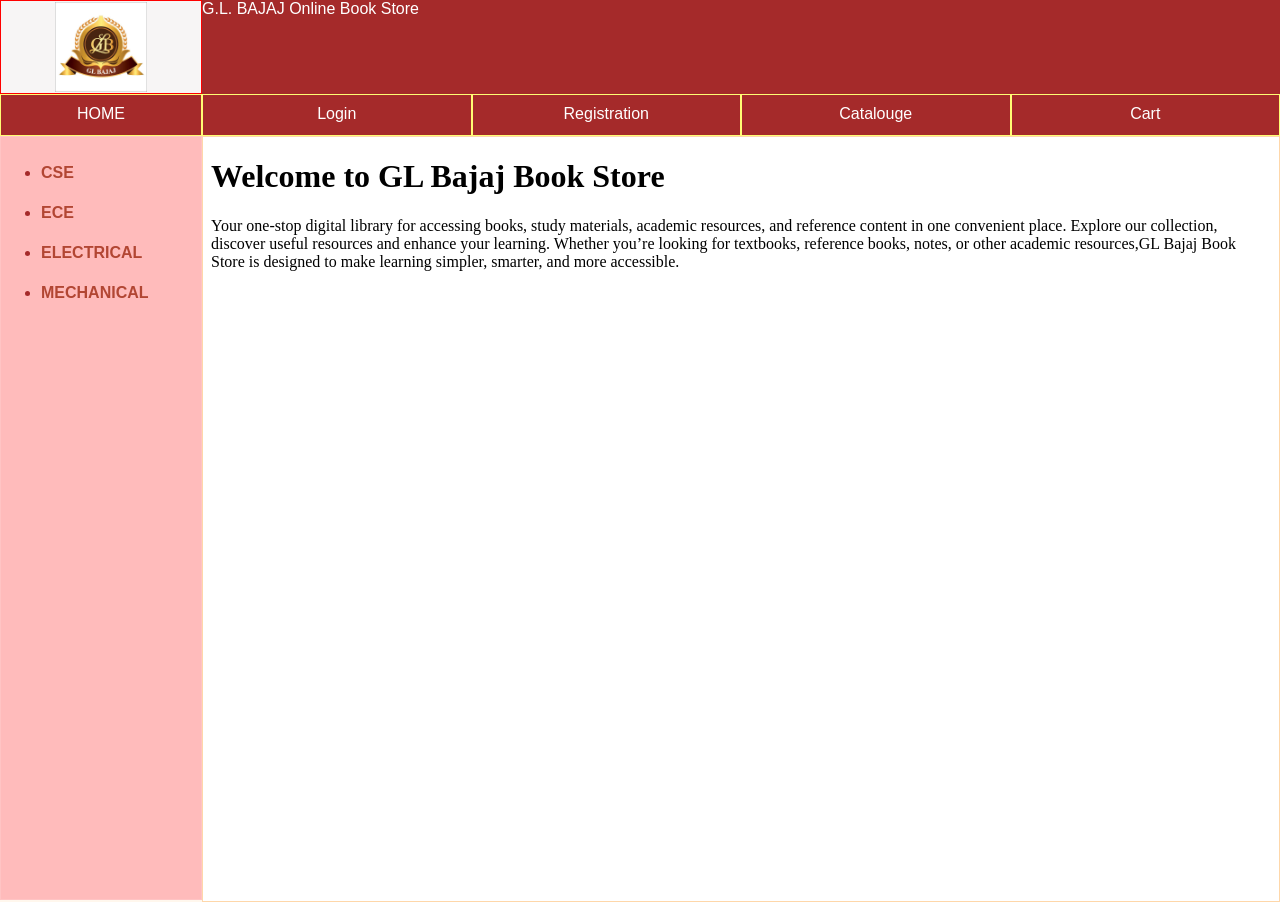
<file: index.html>
<!DOCTYPE html>
<html lang="en">
<head>
    <link rel="stylesheet" href="sty.css">
    <meta charset="UTF-8">
    <meta name="viewport" content="width=device-width, initial-scale=1.0">
    <title>Online BookStore</title>
</head>
<body>
      <div class="container">
        <div class="TOP-ROW">
            <div class="logo"> 
                <img class="img" src="GL Bajaj logo.jpg" alt="GLB LOGO">
            </div>
               <div class="Website-name">G.L. BAJAJ Online Book Store
               </div>  
        </div>
        <div class="Navigation-Bar">
            <a style="min-width: 187px; max-width: 200px;" href="home.html" target="content">HOME

            </a>
            <a href="login.html" target="content">Login</a>
            <a href="registration.html" target="content">Registration</a>
            <a href="catalogue.html" target="content">Catalouge</a>
            <a href="cart.html" target="content">Cart</a>

        </div>
        <div class="bottom-row">
        <div class="side-bar">
            <ul>
                <li class="branch">
                    <a target="content" href="cse.html" >CSE</a>
                </li>
                <li class="branch">
                    <a target="content" href="ECE.html">ECE</a>
                </li>
                <li class="branch">
                  <a target="content" href="electrical.html">ELECTRICAL</a>   
                </li>
                <li class="branch">
                    <a target="content" href="mechanical.html">MECHANICAL</a>
                </li>
            </ul>

        </div>
        <div class="Main-CONTENT">
           <iframe src="home.html" name="content">
           </iframe>

        </div>
        </div>
         </div>
      <!-- </div> --> 
</body>
</html>
</file>
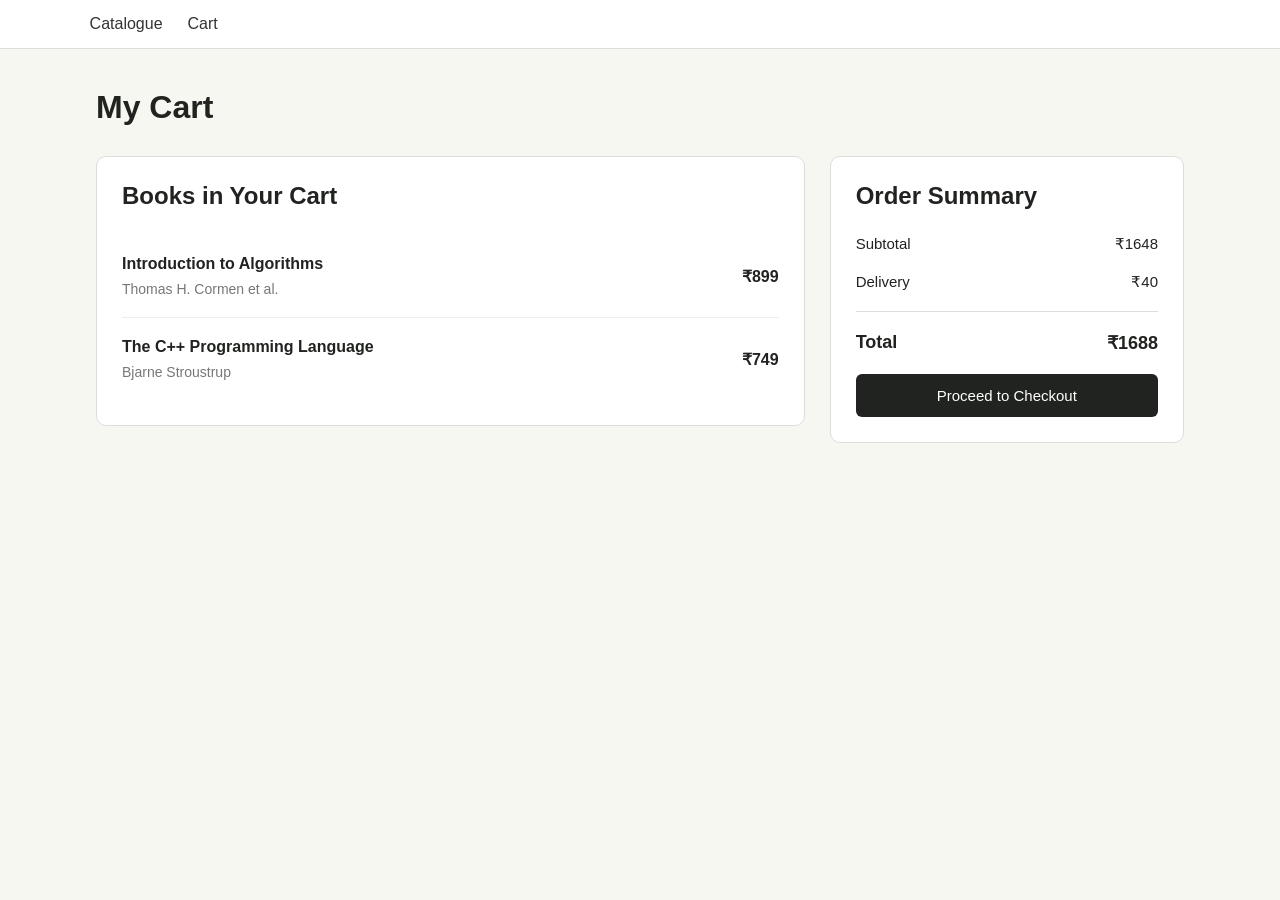
<file: cart.html>
<!DOCTYPE html>
<html lang="en">
<head>
    <meta charset="UTF-8">
    <meta name="viewport" content="width=device-width, initial-scale=1.0">
    <title>My Cart | CodeShelf</title>
    <link rel="stylesheet" href="cart.css">
</head>
<body>
    <header>
        <nav>
            <a href="catalouge.html">Catalogue</a>
            <a href="cart.html">Cart</a>
        </nav>
    </header>

    <main>
        <h1>My Cart</h1>

        <div class="cart-container">

            <section class="cart-items">
                <h2>Books in Your Cart</h2>

                <div class="cart-item">
                    <div>
                        <h3>Introduction to Algorithms</h3>
                        <p>Thomas H. Cormen et al.</p>
                    </div>
                    <p class="price">₹899</p>
                </div>

                <div class="cart-item">
                    <div>
                        <h3>The C++ Programming Language</h3>
                        <p>Bjarne Stroustrup</p>
                    </div>
                    <p class="price">₹749</p>
                </div>
            </section>

            <aside class="order-summary">
                <h2>Order Summary</h2>

                <div class="summary-row">
                    <span>Subtotal</span>
                    <span>₹1648</span>
                </div>

                <div class="summary-row">
                    <span>Delivery</span>
                    <span>₹40</span>
                </div>

                <hr>

                <div class="summary-row total">
                    <span>Total</span>
                    <span>₹1688</span>
                </div>

                <button type="button">Proceed to Checkout</button>
            </aside>

        </div>
    </main>
</body>
</html>
</file>
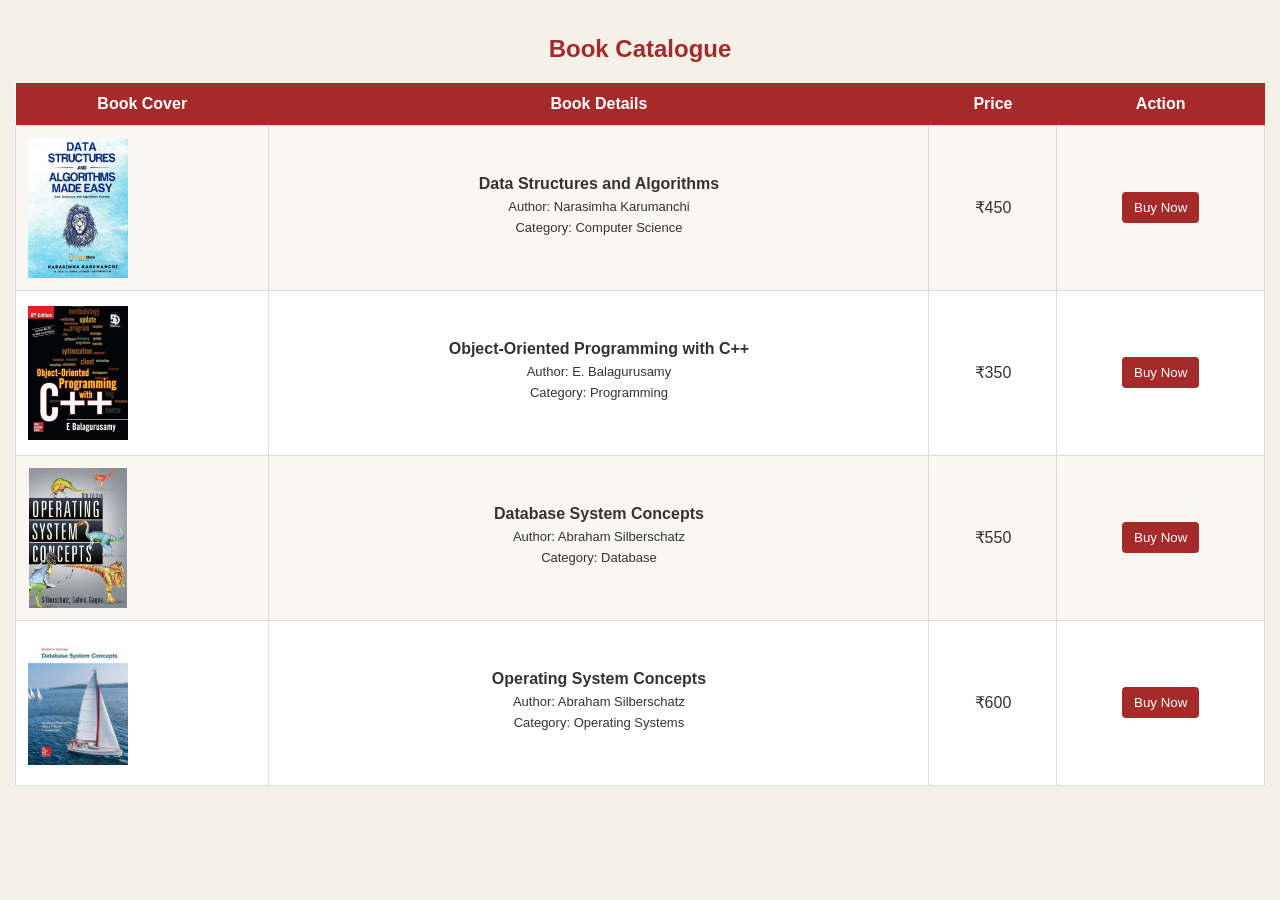
<file: catalogue.html>
<!DOCTYPE html>
<html lang="en">
<head>
    <meta charset="UTF-8">
    <meta name="viewport" content="width=device-width, initial-scale=1.0">
    <title>Book Catalogue</title>
    <link rel="stylesheet" href="catalogue.css">
</head>
<body>
    <h2>Book Catalogue</h2>
    <table>
        <tr>
            <th>Book Cover</th>
            <th>Book Details</th>
            <th>Price</th>
            <th>Action</th>
        </tr>

        <tr>
            <td>
               <img src="book1.png"
     alt="Data Structures and Algorithms">
            </td>
            <td>
                <strong>Data Structures and Algorithms</strong>
                <p>Author: Narasimha Karumanchi</p>
                <p>Category: Computer Science</p>
            </td>
            <td>₹450</td>
            <td><button>Buy Now</button></td>
        </tr>

        <tr>
            <td>
              <img src="book2.png"
     alt="Object-Oriented Programming with C++">
            </td>
            <td>
                <strong>Object-Oriented Programming with C++</strong>
                <p>Author: E. Balagurusamy</p>
                <p>Category: Programming</p>
            </td>
            <td>₹350</td>
            <td><button>Buy Now</button></td>
        </tr>

        <tr>
            <td>
                <img src="book3.png"
     alt="Database System Concepts">
            </td>
            <td>
                <strong>Database System Concepts</strong>
                <p>Author: Abraham Silberschatz</p>
                <p>Category: Database</p>
            </td>
            <td>₹550</td>
            <td><button>Buy Now</button></td>
        </tr>

        <tr>
            <td>
               <img src="book4.png"
     alt="Operating System Concepts">
            </td>
            <td>
                <strong>Operating System Concepts</strong>
                <p>Author: Abraham Silberschatz</p>
                <p>Category: Operating Systems</p>
            </td>
            <td>₹600</td>
            <td><button>Buy Now</button></td>
        </tr>
    </table>

</body>
</html>
</file>
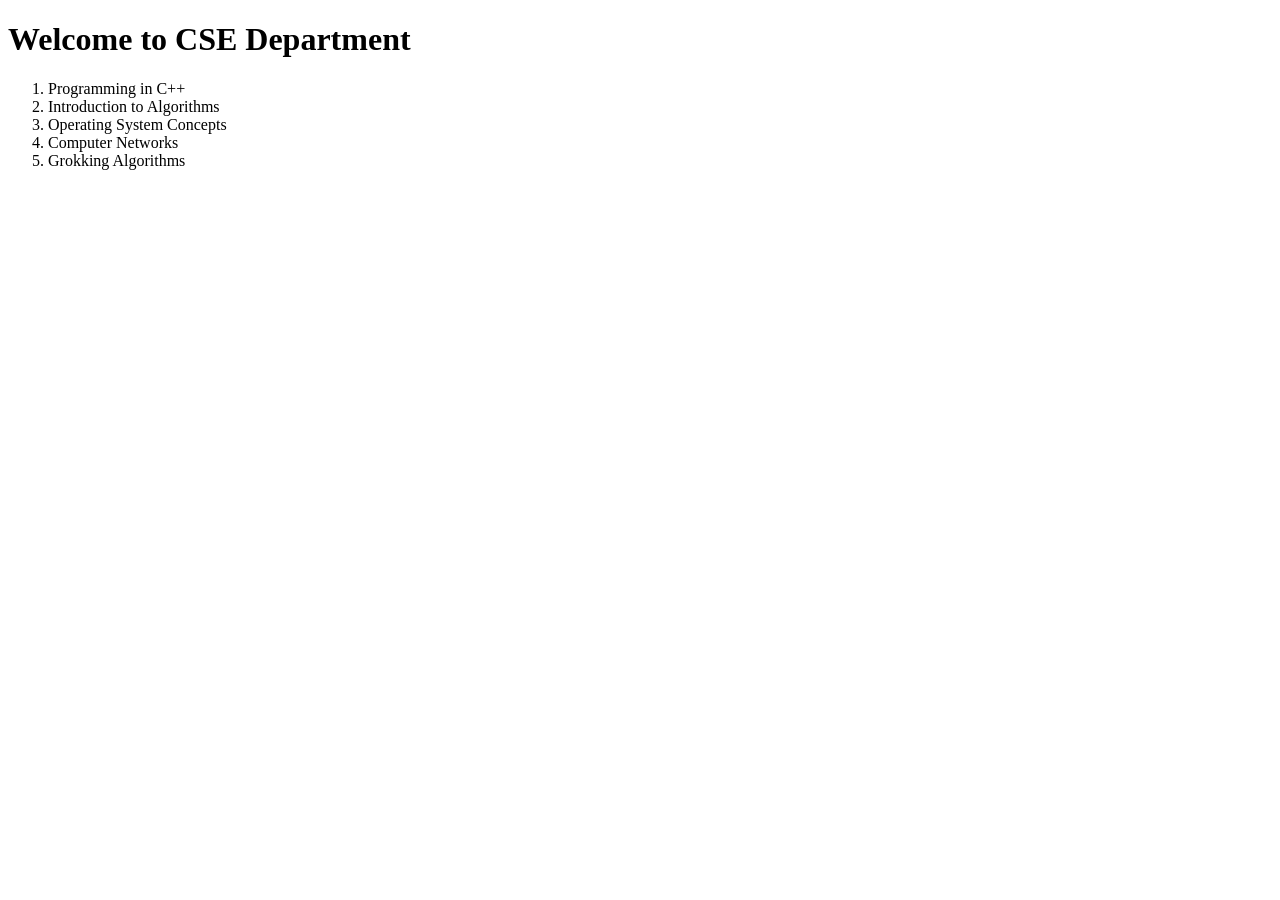
<file: cse.html>
<!DOCTYPE html>
<html lang="en">
<head>
    <meta charset="UTF-8">
    <meta name="viewport" content="width=device-width, initial-scale=1.0">
    <title>Document</title>
</head>
<body>
    <h1>
        Welcome to CSE Department
    </h1>
    <ol>
        <li>Programming in C++</li>
        <li>Introduction to Algorithms</li>
        <li>Operating System Concepts</li>
        <li>Computer Networks</li>
        <li>Grokking Algorithms</li>
    </ol>
</body>
</html>
</file>
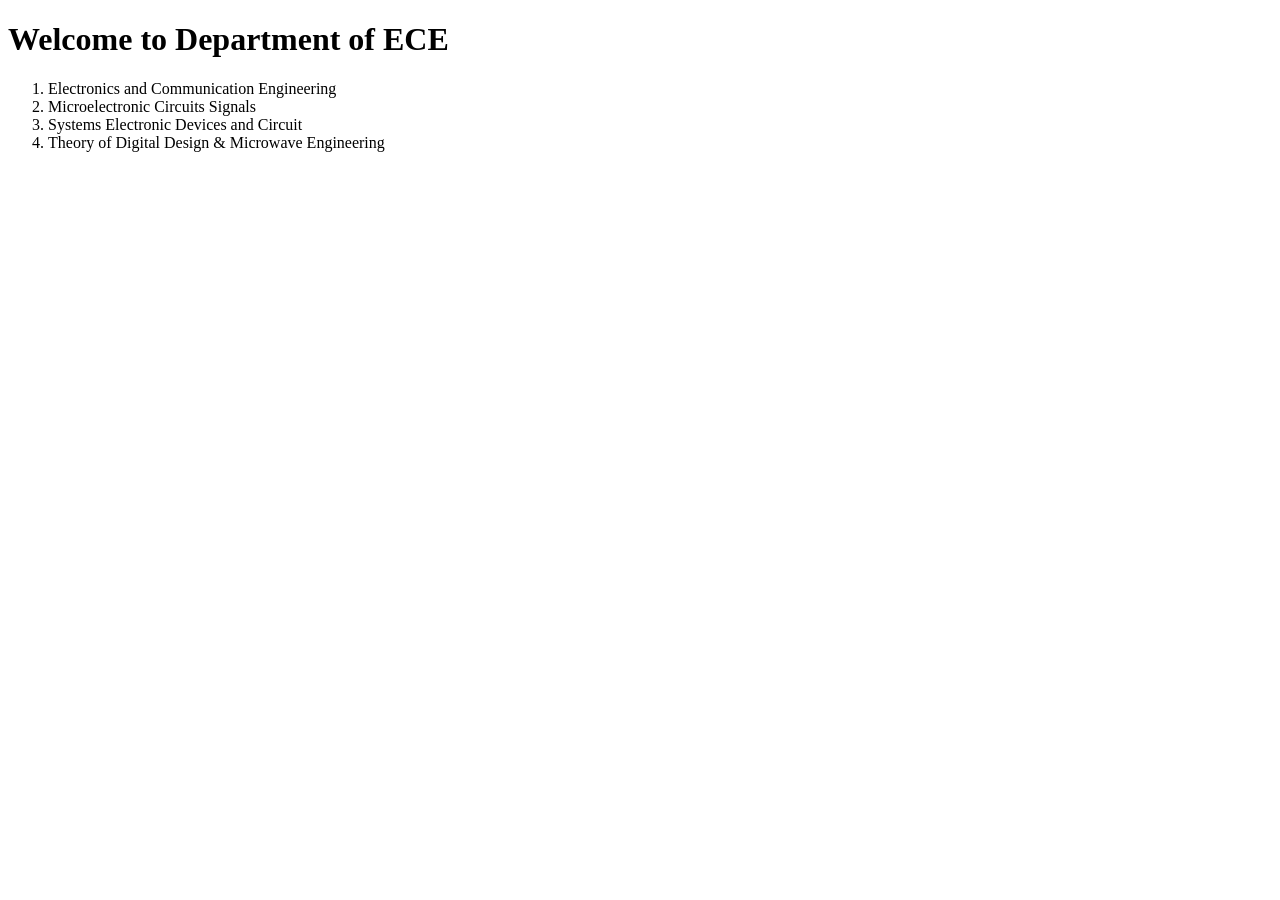
<file: ece.html>
<!DOCTYPE html>
<html lang="en">
<head>
    <meta charset="UTF-8">
    <meta name="viewport" content="width=device-width, initial-scale=1.0">
    <title>Document</title>
</head>
<body>
    <h1>Welcome to Department of ECE</h1>
    <ol>
<li>Electronics and Communication Engineering</li>
<li>Microelectronic Circuits Signals</li>
<li>Systems Electronic Devices and Circuit</li>
<li>Theory of Digital Design & Microwave Engineering</li>  
</ol>

</body>
</html>
</file>
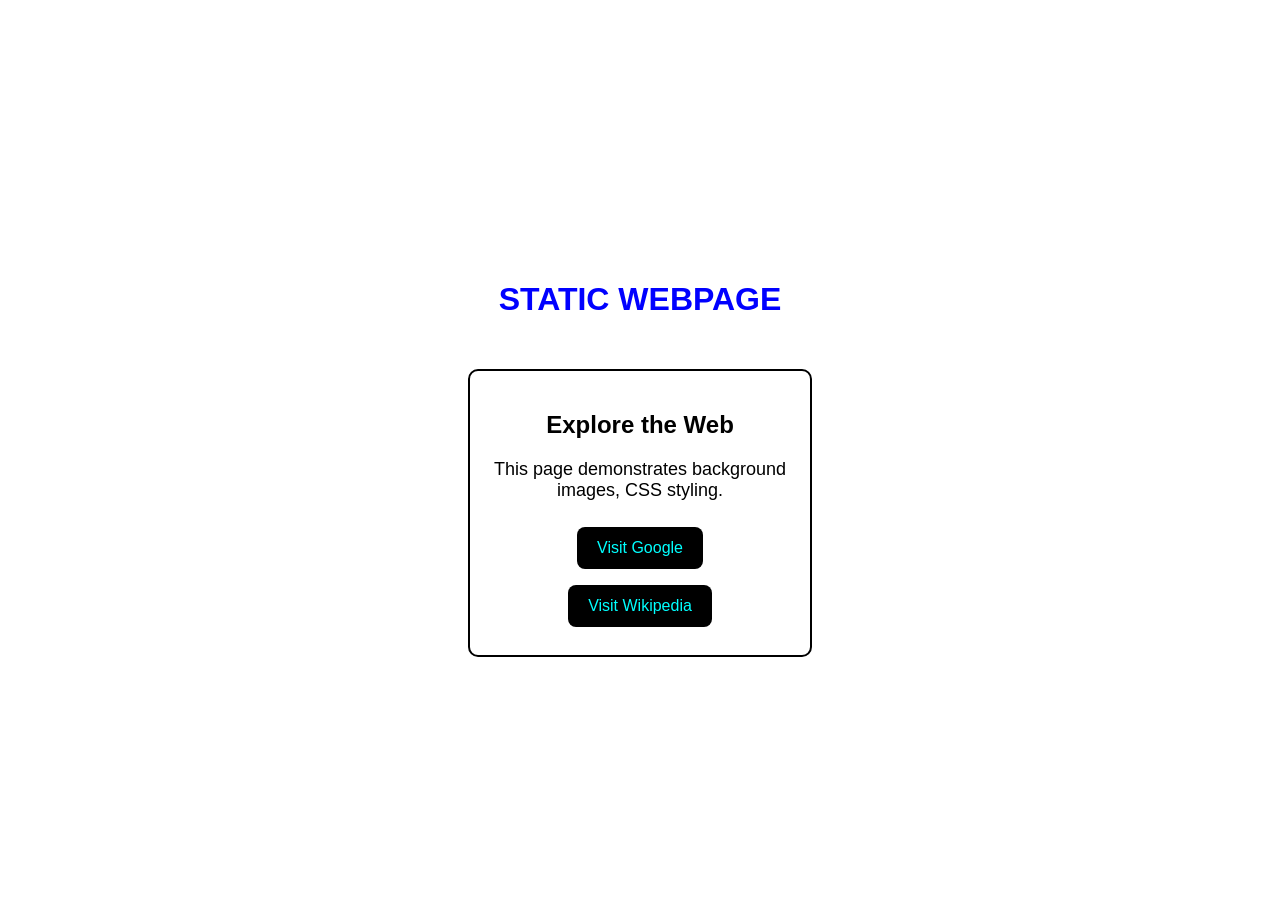
<file: exp8.html>
<!DOCTYPE html>
<html>
<head>
    <title>WEBPAGE</title>

    <style>
        body {
            font-family: Arial, Helvetica, sans-serif;
            background-image: url("https://picsum.photos/200/200");
            background-repeat: repeat;
            min-height: 100vh;
            display: flex;
            flex-direction: column;
            justify-content: center;
            align-items: center;
        }

        h1 {
            color: blue;
            text-align: center;
            background-color: white;
            padding: 15px;
            border-radius: 10px;
        }

        div {
            background-color: white;
            background-image: url("https://picsum.photos/id/1018/400/300");
            background-size: cover;
            background-repeat: no-repeat;
            width: 300px;
            padding: 20px;
            margin: 15px;
            border: 2px solid black;
            border-radius: 10px;
            text-align: center;
        }

        p {
            color: black;
            font-size: 18px;
        }

        a {
            display: inline-block;
            text-decoration: none;
            background-color: black;
            padding: 12px 20px;
            margin: 8px;
            border-radius: 8px;
            transition: 0.3s;
        }

        a:link {
            color: aqua;
        }

        a:visited {
            color: orange;
        }

        a:hover {
            color: green;
            background-color: lightyellow;
            transform: scale(1.1);
        }

        a:active {
            color: red;
            background-color: white;
        }
    </style>
</head>

<body>

    <h1>STATIC WEBPAGE</h1>

    <div>
        <h2>Explore the Web</h2>
        <p>
            This page demonstrates background images,
            CSS styling.
        </p>

        <a href="https://www.google.com" target="_blank">
            Visit Google
        </a>

        <a href="https://www.wikipedia.org" target="_blank">
            Visit Wikipedia
        </a>
    </div>

</body>
</html>
</file>
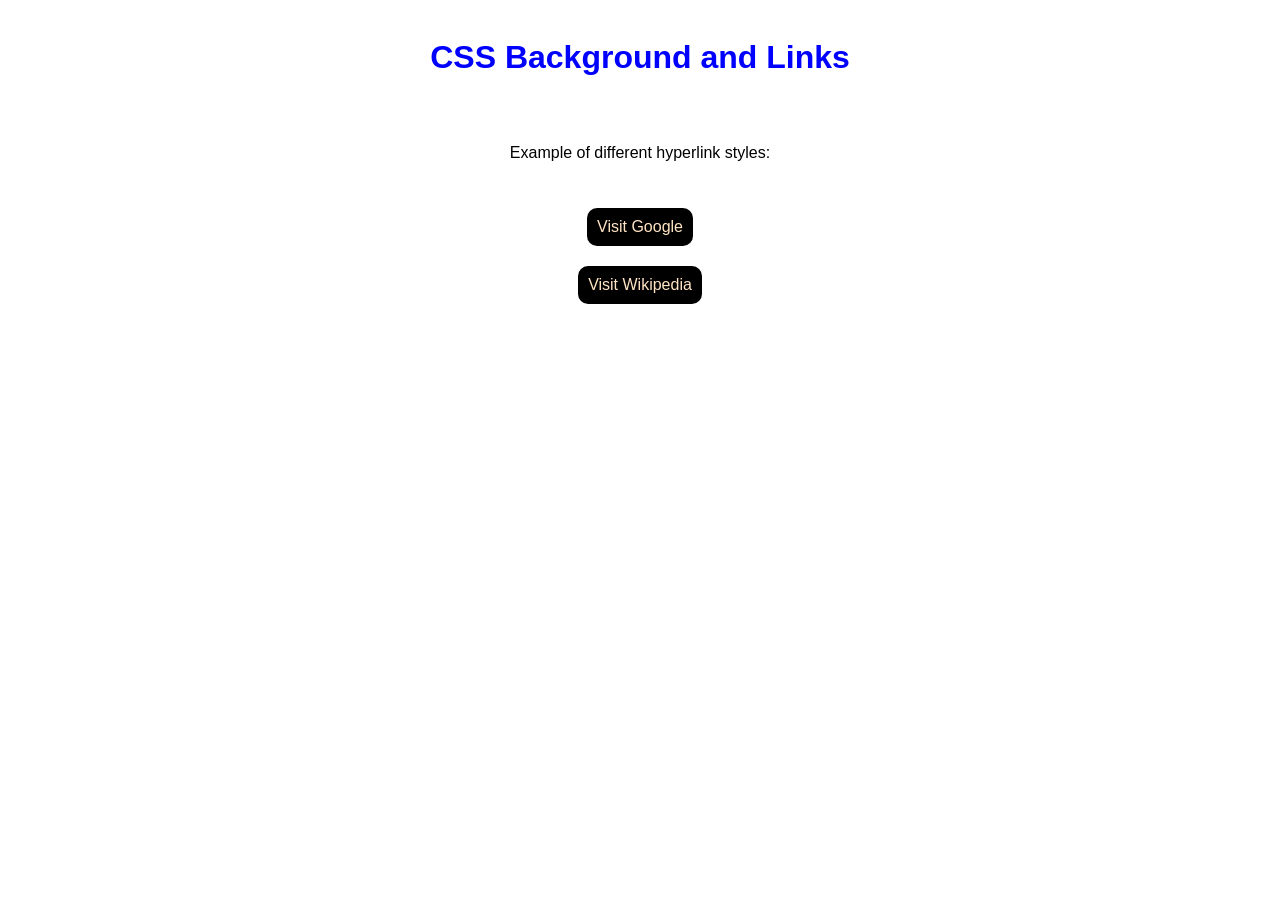
<file: exp9.html>
<!DOCTYPE html>
<html>
<head>
    <title>CSS Background and Links</title>
    <style>
        body {
            font-family: Arial, Helvetica, sans-serif;
            background-image: url("https://picsum.photos/200/200");
            background-repeat: repeat;
            display: flex;
            flex-direction: column;
            justify-content: center;
            align-items: center;
        }

        h1 {
            color: blue;
            text-align: center;
            background-color: white;
            padding: 10px;
            border-radius: 10px;
            
        }
        a{
            text-decoration: none;
            margin: 10px;
            background-color: black;
            padding: 10px;
            border-radius: 10px;
        }

        a:link{
            color: bisque;
        }

        a:visited {
            color: rgb(255, 102, 0);
        }

        a:active {
            color: red;
        }

        a:hover {
            color: rgb(9, 237, 237);
            background-color: rgb(170, 2, 249);
            transform: scale(1.2);
        }
        div{
            display: flex;
             max-width:200px;
           background-color: white; 
           margin: 10px;
           padding: 10px;
           border-radius: 10px;
            background-image: url("https://picsum.photos/200/205");
            background-repeat: repeat;
        }
    </style>
</head>

<body>
    <h1>CSS Background and Links</h1>

 <div style="max-width: 300px;">
    <p>Example of different hyperlink styles:</p>
    </div>
  
    <a target="_blank" href="https://www.google.com">Visit Google</a>
    <!-- <br><br>       -->
 
    <a target="_blank" href="https://www.wikipedia.org">Visit Wikipedia</a>
  
</body>
</html>
</file>
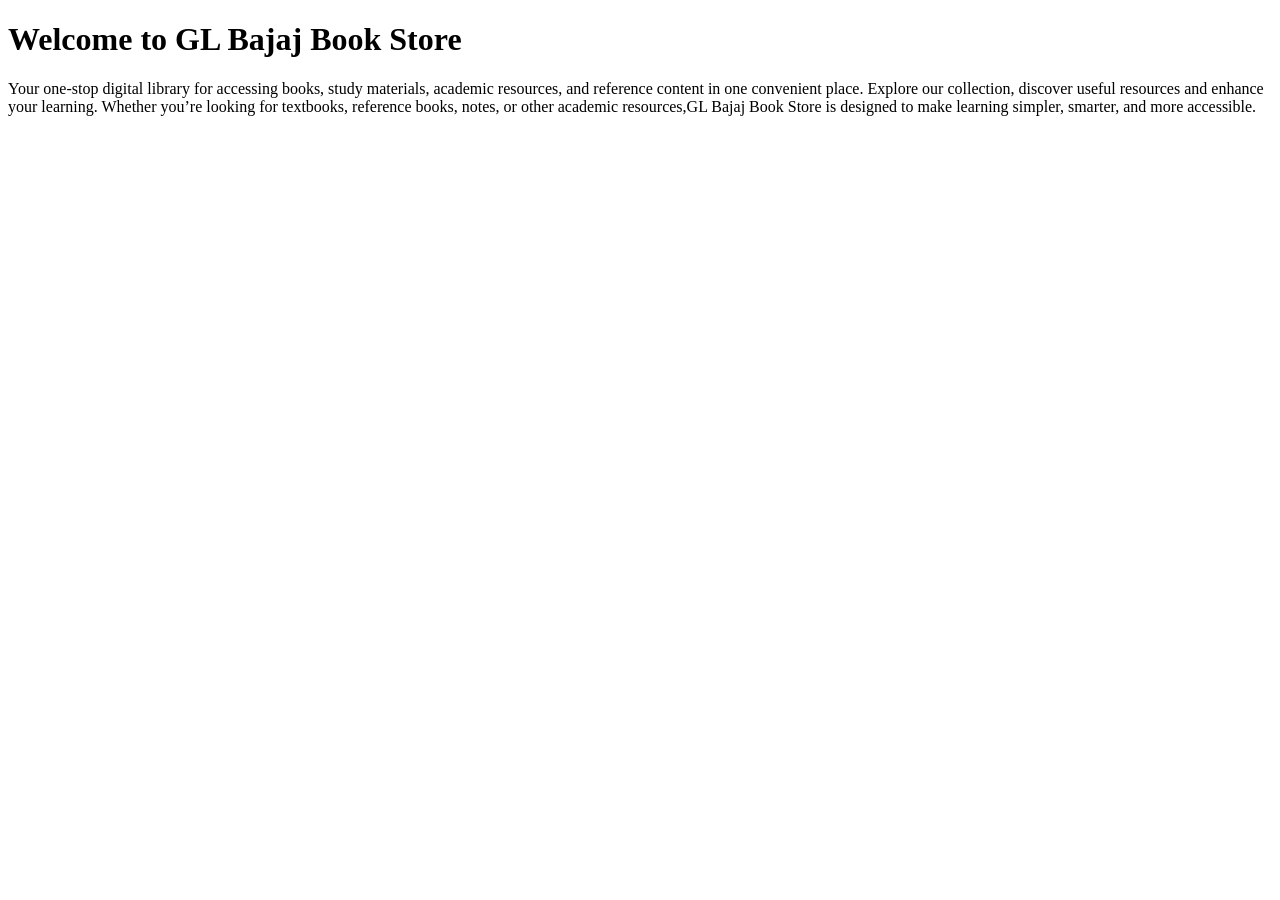
<file: home.html>
<!DOCTYPE html>
<html lang="en">
<head>
    <meta charset="UTF-8">
    <meta name="viewport" content="width=device-width, initial-scale=1.0">
    <title>Document</title>
</head>
<body><h1>
     Welcome to GL Bajaj Book Store </h1>
<p>
Your one-stop digital library for accessing books, study materials, academic resources, and reference content in one convenient place. Explore our collection, discover useful resources and enhance your learning.
Whether you’re looking for textbooks, reference books, notes, or other academic resources,GL Bajaj Book Store is designed to make learning simpler, smarter, and more accessible.
</p>

</body>
</html>
</file>
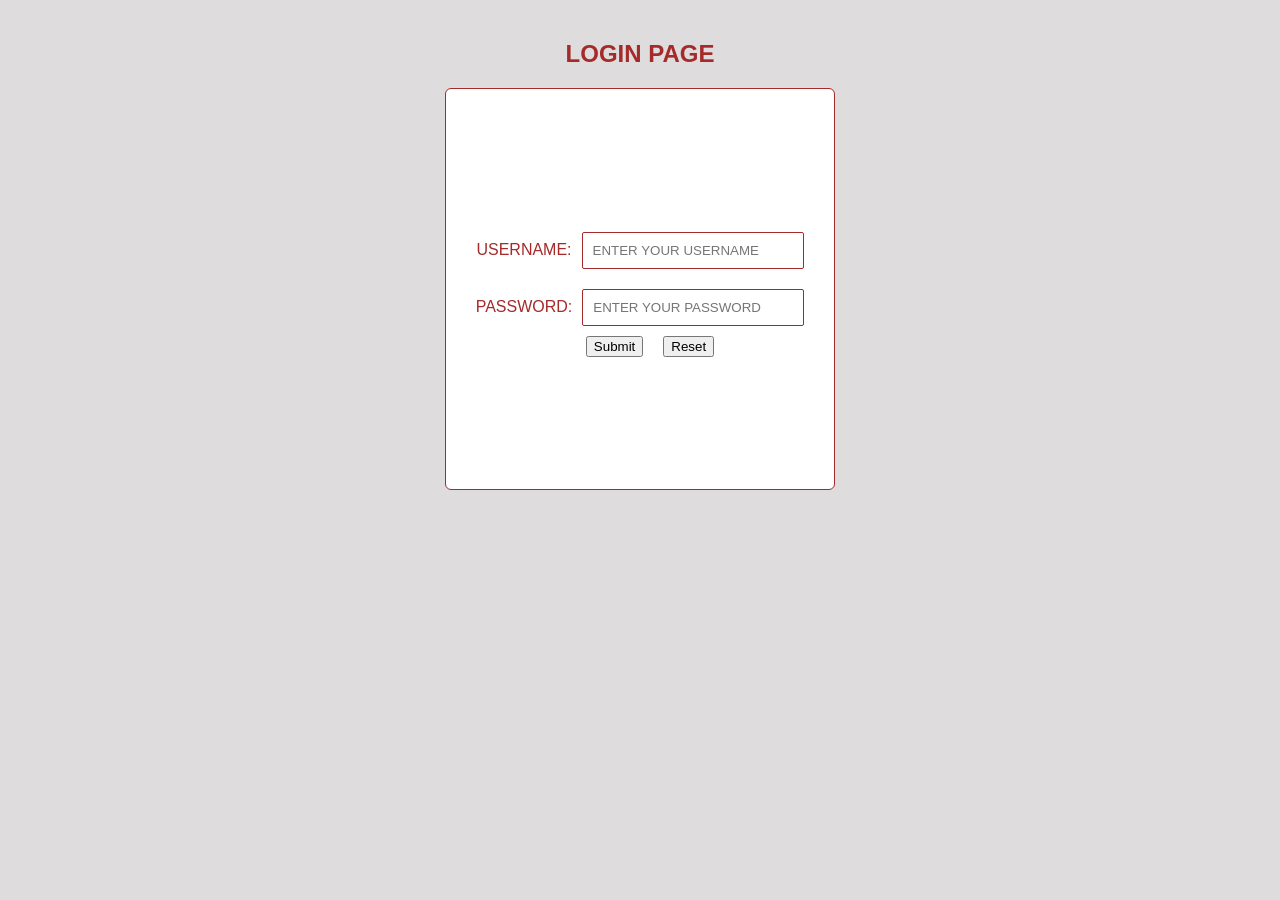
<file: login.html>
<!DOCTYPE html>
<html lang="en">
<head>
    <meta charset="UTF-8">
    <link rel="stylesheet" href="sty.css">
    <meta name="viewport" content="width=device-width, initial-scale=1.0">
    <title>Document</title>
</head>
<body class="login-page-body">
     <h2 style="margin-top: 40px;margin-bottom: 0px;" >LOGIN PAGE</h2>
    <div class="login-container"> 
    <div class="user-input">
    <label for="user">USERNAME: </label>
   <input  type="text" placeholder="ENTER YOUR USERNAME" name="" id="user" class="user">
   </div>
   <div class="pass-input">
    <label for="pass">PASSWORD: </label>
    <input type="password" placeholder="ENTER YOUR PASSWORD" name="" id="pass" class="pass">
   </div>
   <div class="form-buttons">
    <input style="margin-right: 20px;margin-left: 20px;" type="Submit" name="" id="submit">
    <input type="Reset" name="" id="reset">
   </div>
   </div>
   </body>
</html>
</file>
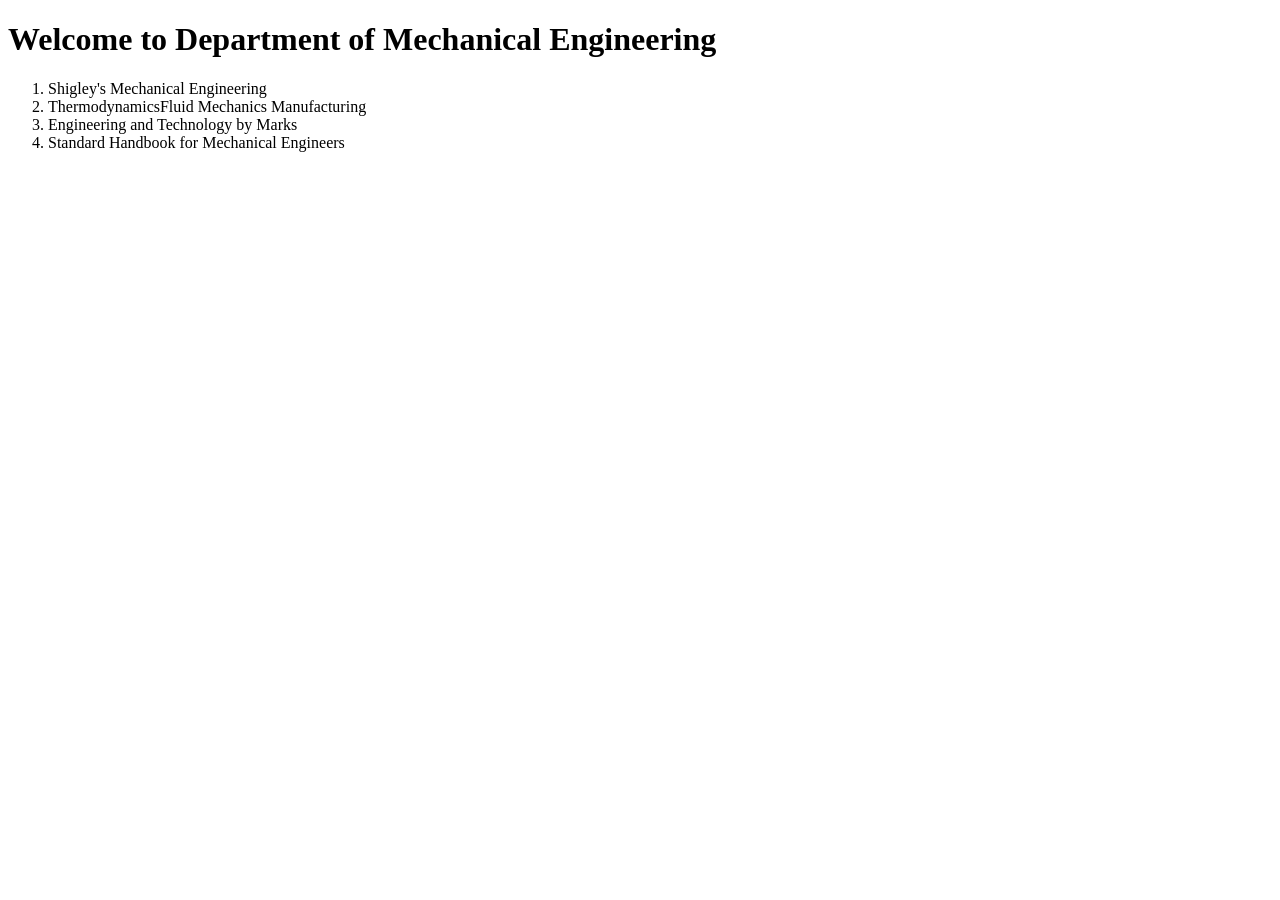
<file: mechanical.html>
<!DOCTYPE html>
<html lang="en">
<head>
    <meta charset="UTF-8">
    <meta name="viewport" content="width=device-width, initial-scale=1.0">
    <title>Document</title>
</head>
<body>
    <H1 >Welcome to Department of Mechanical Engineering</H1>
   <ol>
    <li>Shigley's Mechanical Engineering </li>
    <li>ThermodynamicsFluid Mechanics Manufacturing</li>
    <li>Engineering and Technology by Marks</li>
    <li>Standard Handbook for Mechanical Engineers</li>
   </ol>
</body>
</html>
</file>
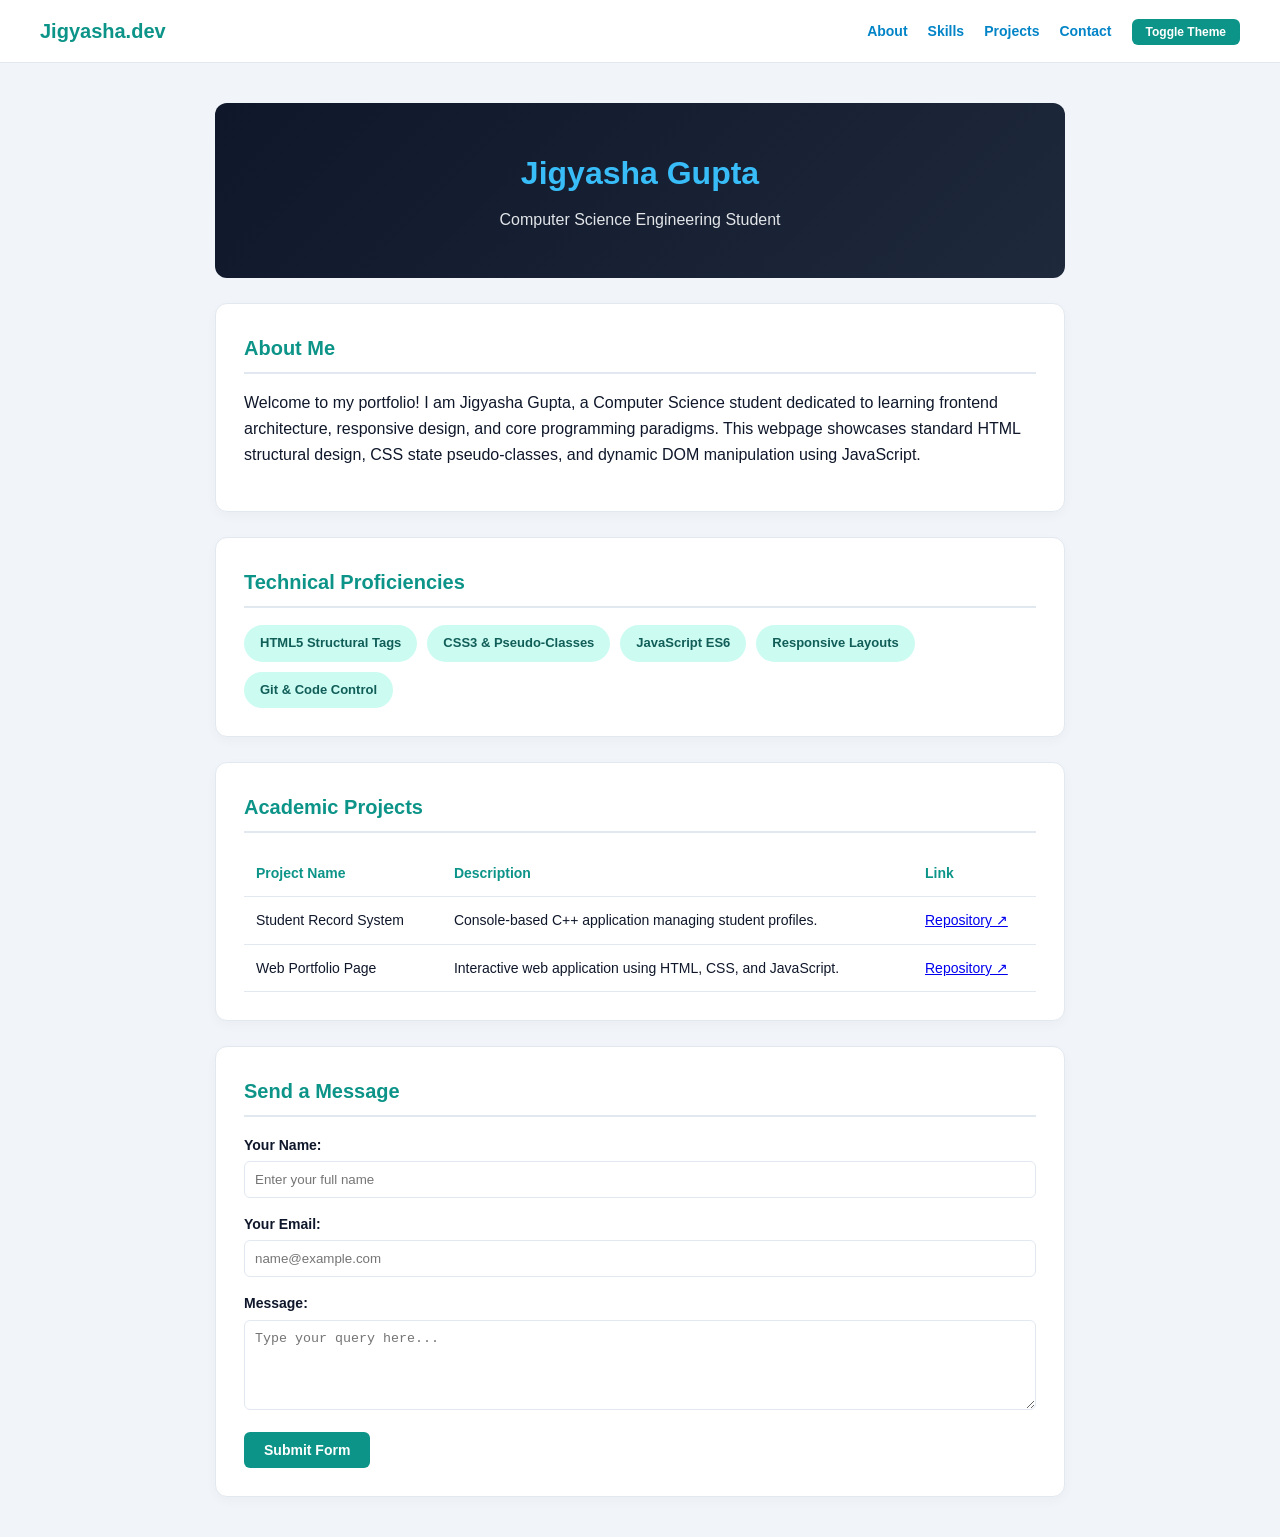
<file: PORTFOLIO.html>
<!DOCTYPE html>
<html lang="en">
<head>
    <meta charset="UTF-8">
    <meta name="viewport" content="width=device-width, initial-scale=1.0">
    <title>Jigyasha Gupta - Personal Portfolio</title>
    <style>
        /* --- CSS STYLING & VARIABLES --- */
        :root {
            --primary-color: #0d9488;
            --primary-hover: #0f766e;
            --bg-color: #f1f5f9;
            --card-bg: #ffffff;
            --text-main: #0f172a;
            --text-muted: #64748b;
            --border-color: #e2e8f0;
        }

        /* Dark Theme Variables (Toggled via JS) */
        .dark-theme {
            --bg-color: #0f172a;
            --card-bg: #1e293b;
            --text-main: #f8fafc;
            --text-muted: #94a3b8;
            --border-color: #334155;
        }

        body {
            font-family: 'Segoe UI', Tahoma, Geneva, Verdana, sans-serif;
            background-color: var(--bg-color);
            color: var(--text-main);
            margin: 0;
            padding: 0;
            line-height: 1.6;
            transition: background-color 0.3s, color 0.3s;
        }

        /* --- NAVIGATION BAR --- */
        nav {
            background-color: var(--card-bg);
            border-bottom: 1px solid var(--border-color);
            display: flex;
            justify-content: space-between;
            align-items: center;
            padding: 15px 40px;
            position: sticky;
            top: 0;
            z-index: 100;
        }

        .logo {
            font-size: 20px;
            font-weight: bold;
            color: var(--primary-color);
        }

        .nav-links {
            list-style: none;
            display: flex;
            gap: 20px;
            margin: 0;
            padding: 0;
            align-items: center;
        }

        /* REQUIRED CSS PSEUDO-CLASSES FOR NAVIGATION LINKS */
        .nav-links a:link {
            color: #0284c7;          /* 1. :link - Unvisited state */
            text-decoration: none;
            font-weight: 600;
            font-size: 14px;
        }

        .nav-links a:visited {
            color: #7c3aed;          /* 2. :visited - Visited state */
        }

        .nav-links a:hover {
            color: var(--primary-color); /* 3. :hover - Mouse-over state */
            text-decoration: underline;
        }

        .nav-links a:active {
            color: #e11d48;          /* 4. :active - Active click state */
        }

        /* --- MAIN CONTAINER LAYOUT --- */
        .container {
            max-width: 850px;
            margin: 40px auto;
            padding: 0 20px;
        }

        section {
            background-color: var(--card-bg);
            border: 1px solid var(--border-color);
            border-radius: 12px;
            padding: 28px;
            margin-bottom: 25px;
            box-shadow: 0 4px 12px rgba(0, 0, 0, 0.03);
        }

        h2 {
            margin-top: 0;
            color: var(--primary-color);
            font-size: 20px;
            border-bottom: 2px solid var(--border-color);
            padding-bottom: 8px;
        }

        /* --- HERO SECTION --- */
        .hero {
            text-align: center;
            padding: 45px 20px;
            background: linear-gradient(135deg, #0f172a 0%, #1e293b 100%);
            color: #f8fafc;
            border-radius: 12px;
            margin-bottom: 25px;
        }

        .hero h1 {
            font-size: 32px;
            margin: 0 0 8px 0;
            color: #38bdf8;
        }

        .hero p {
            font-size: 16px;
            margin: 0;
            opacity: 0.9;
        }

        /* --- SKILLS BADGES --- */
        .skills-container {
            display: flex;
            flex-wrap: wrap;
            gap: 10px;
        }

        .skill-pill {
            background-color: #ccfbf1;
            color: #115e59;
            padding: 8px 16px;
            border-radius: 50px;
            font-size: 13px;
            font-weight: 600;
        }

        /* --- PROJECTS TABLE --- */
        .project-table {
            width: 100%;
            border-collapse: collapse;
            margin-top: 10px;
        }

        .project-table th, .project-table td {
            text-align: left;
            padding: 12px;
            border-bottom: 1px solid var(--border-color);
            font-size: 14px;
        }

        .project-table th {
            color: var(--primary-color);
        }

        /* --- BUTTONS & THEME TOGGLE --- */
        .theme-btn {
            background-color: var(--primary-color);
            color: white;
            border: none;
            padding: 6px 14px;
            border-radius: 6px;
            cursor: pointer;
            font-size: 12px;
            font-weight: bold;
        }

        .submit-btn {
            background-color: var(--primary-color);
            color: white;
            border: none;
            padding: 10px 20px;
            border-radius: 6px;
            cursor: pointer;
            font-weight: bold;
            font-size: 14px;
            transition: background 0.2s;
        }

        .submit-btn:hover {
            background-color: var(--primary-hover);
        }

        /* --- CONTACT FORM --- */
        .form-group {
            margin-bottom: 15px;
        }

        label {
            display: block;
            font-size: 14px;
            font-weight: 600;
            margin-bottom: 5px;
        }

        input[type="text"],
        input[type="email"],
        textarea {
            width: 100%;
            padding: 10px;
            border: 1px solid var(--border-color);
            border-radius: 6px;
            box-sizing: border-box;
            outline: none;
            background-color: var(--card-bg);
            color: var(--text-main);
        }

        textarea {
            height: 90px;
            resize: vertical;
        }

        #successAlert {
            display: none;
            margin-top: 15px;
            background: #d1fae5;
            color: #065f46;
            padding: 10px;
            border-radius: 6px;
            font-weight: bold;
            font-size: 14px;
            text-align: center;
        }
    </style>
</head>
<body>

    <!-- Navigation Bar -->
    <nav>
        <div class="logo">Jigyasha.dev</div>
        <ul class="nav-links">
            <li><a href="#about">About</a></li>
            <li><a href="#skills">Skills</a></li>
            <li><a href="#projects">Projects</a></li>
            <li><a href="#contact">Contact</a></li>
            <li><button class="theme-btn" id="themeToggle">Toggle Theme</button></li>
        </ul>
    </nav>

    <div class="container">

        <!-- Hero Banner -->
        <div class="hero">
            <h1>Jigyasha Gupta</h1>
            <p>Computer Science Engineering Student</p>
        </div>

        <!-- About Section -->
        <section id="about">
            <h2>About Me</h2>
            <p>
                Welcome to my portfolio! I am Jigyasha Gupta, a Computer Science student dedicated to learning frontend architecture, responsive design, and core programming paradigms. This webpage showcases standard HTML structural design, CSS state pseudo-classes, and dynamic DOM manipulation using JavaScript.
            </p>
        </section>

        <!-- Skills Section -->
        <section id="skills">
            <h2>Technical Proficiencies</h2>
            <div class="skills-container">
                <span class="skill-pill">HTML5 Structural Tags</span>
                <span class="skill-pill">CSS3 & Pseudo-Classes</span>
                <span class="skill-pill">JavaScript ES6</span>
                <span class="skill-pill">Responsive Layouts</span>
                <span class="skill-pill">Git & Code Control</span>
            </div>
        </section>

        <!-- Projects Table Section -->
        <section id="projects">
            <h2>Academic Projects</h2>
            <table class="project-table">
                <thead>
                    <tr>
                        <th>Project Name</th>
                        <th>Description</th>
                        <th>Link</th>
                    </tr>
                </thead>
                <tbody>
                    <tr>
                        <td>Student Record System</td>
                        <td>Console-based C++ application managing student profiles.</td>
                        <td><a href="https://github.com" target="_blank">Repository ↗</a></td>
                    </tr>
                    <tr>
                        <td>Web Portfolio Page</td>
                        <td>Interactive web application using HTML, CSS, and JavaScript.</td>
                        <td><a href="https://github.com" target="_blank">Repository ↗</a></td>
                    </tr>
                </tbody>
            </table>
        </section>

        <!-- Interactive Contact Form Section -->
        <section id="contact">
            <h2>Send a Message</h2>
            <form id="contactForm">
                <div class="form-group">
                    <label for="senderName">Your Name:</label>
                    <input type="text" id="senderName" required placeholder="Enter your full name">
                </div>
                <div class="form-group">
                    <label for="senderEmail">Your Email:</label>
                    <input type="email" id="senderEmail" required placeholder="name@example.com">
                </div>
                <div class="form-group">
                    <label for="senderMessage">Message:</label>
                    <textarea id="senderMessage" required placeholder="Type your query here..."></textarea>
                </div>
                <button type="submit" class="submit-btn">Submit Form</button>
            </form>
            <div id="successAlert">Thank you, Jigyasha will get back to you shortly!</div>
        </section>

    </div>

    <!-- --- JAVASCRIPT BEHAVIOR --- -->
    <script>
        // 1. Contact Form Handler
        const contactForm = document.getElementById('contactForm');
        const successAlert = document.getElementById('successAlert');

        contactForm.addEventListener('submit', function(e) {
            e.preventDefault();
            contactForm.style.display = 'none';
            successAlert.style.display = 'block';
        });

        // 2. Interactive Theme Switcher (Light/Dark Mode)
        const themeToggleBtn = document.getElementById('themeToggle');
        themeToggleBtn.addEventListener('click', function() {
            document.body.classList.toggle('dark-theme');
        });
    </script>

</body>
</html>
</file>
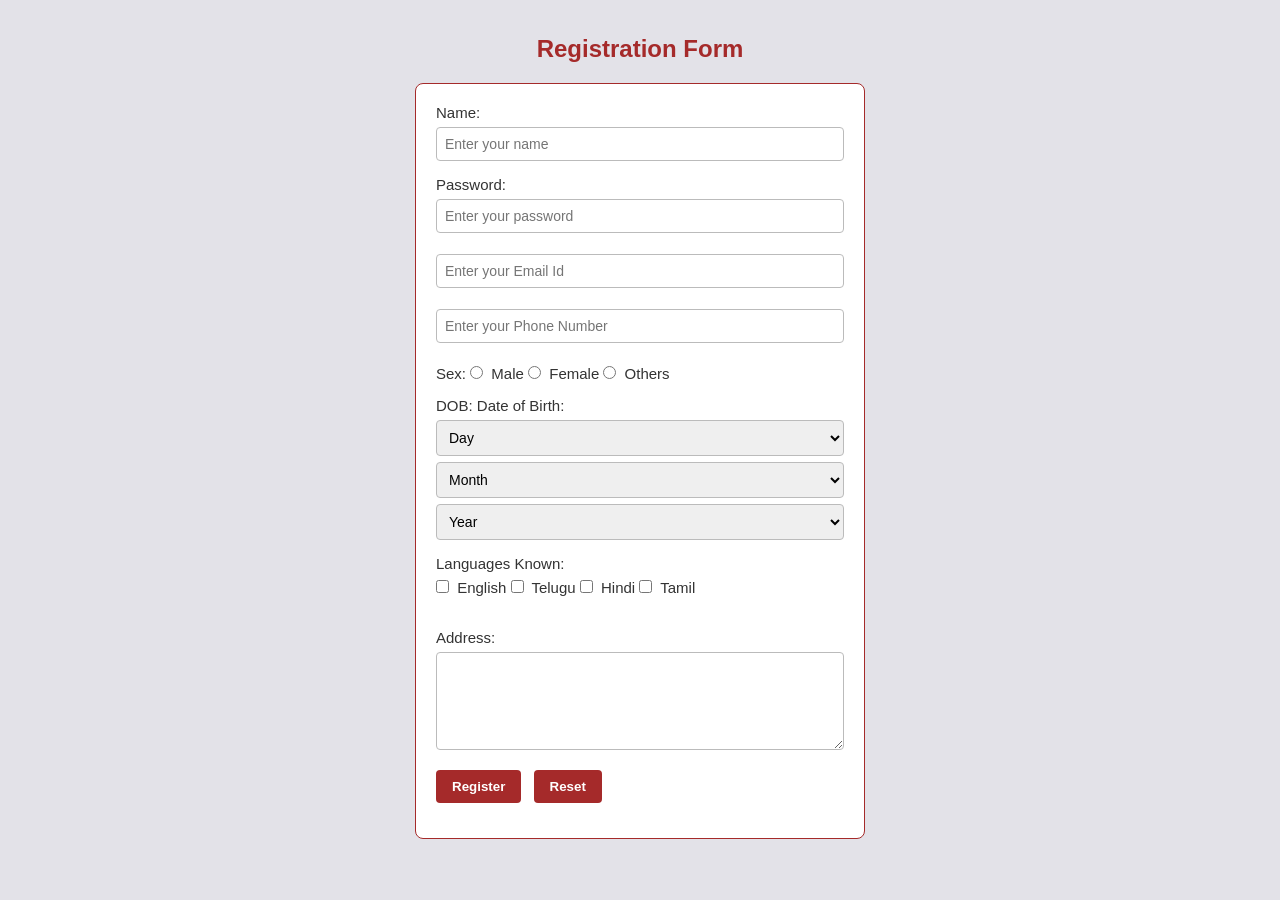
<file: registration.html>
<!DOCTYPE html>
<html lang="en">
<head>
    <meta charset="UTF-8">
    <meta name="viewport" content="width=device-width, initial-scale=1.0">
    <link rel="stylesheet" href="registration.css">
    <title>Document</title>
</head>
<body>
    <h2>Registration Form</h2>
    <div class="registration-container">

    <form action="">
          <label for="name">Name: 
         <input type="text" id="name" placeholder="Enter your name">
         </label>
         <label for="pass">Password: 
   <input type="password" name="pass" id="pass" placeholder="Enter your password">
         </label>
      <label for="email">
                   <input type="email" value="" id="email" placeholder="Enter your Email Id">
      </label>
      <label for="phone">
           <input type="number" name="phone" id="phone" placeholder="Enter your Phone Number">
      </label>
         <label for="sex">
            Sex:
        <input type="radio" name="sex" value="male"> Male 
        <input type="radio" name="sex" value="female"> Female 
        <input type="radio" name="sex" value="others"> Others
         </label>
         <label for="dob">
            DOB:
            Date of Birth: <select name="day" id="dob"> <option>Day</option> <option>1</option> <option>2</option> <option>3</option> <option>4</option> <option>5</option> <option>6</option> <option>7</option> <option>8</option> <option>9</option> <option>10</option> <option>11</option> <option>12</option> <option>13</option> <option>14</option> <option>15</option> <option>16</option> <option>17</option> <option>18</option> <option>19</option> <option>20</option> <option>21</option> <option>22</option> <option>23</option> <option>24</option> <option>25</option> <option>26</option> <option>27</option> <option>28</option> <option>29</option> <option>30</option> <option>31</option> 
            </select> 
            <select name="month" id="dob"> 
                <option>Month</option> <option>January</option> <option>February</option> <option>March</option> <option>April</option> <option>May</option> <option>June</option> <option>July</option> <option>August</option> <option>September</option> <option>October</option> <option>November</option> <option>December</option> 
            </select>
             <select name="year" id="dob">
                 <option>Year</option> <option>2000</option> <option>2001</option> <option>2002</option> <option>2003</option> <option>2004</option> <option>2005</option> <option>2006</option> <option>2007</option> <option>2008</option> <option>2009</option> <option>2010</option>
                 </select>
         </label>
         <label for="languages">
        Languages Known: <br> 
        <input type="checkbox" name="language" value="English"> English 
        <input type="checkbox" name="language" value="Telugu"> Telugu 
        <input type="checkbox" name="language" value="Hindi"> Hindi 
        <input type="checkbox" name="language" value="Tamil"> Tamil     
         </label>
         <br>
        <label for="address">
         Address: <br> 
         <textarea name="address" rows="5" cols="40">
         </textarea> <br><br> 
         <input type="submit" value="Register"> 
         <input type="reset" value="Reset">
        </label> 

    </form>
        </div>

</body>
</html>
</file>
<file: sty.css>
html,
body {
    height: 100%;
    width: 100%;
    margin:   0;
    font-family: Arial, sans-serif;

    background-color: #FFF7ED;
    color: brown;
}

img {
    display: flex;
    object-fit: cover;
    height: 90px;
    border-style: none;
    background-color: transparent;
}

.container {
    display: flex;
    flex-direction: column;
    height: 100%;
    width: 100%;
}

.TOP-ROW {
    display: flex;
    height: 100px;

    background-color: brown;
    color: white;

    
}

.logo {
      /* object-fit: cover; */
    display: flex;
    flex: 0.332;
    align-items: center;
    justify-content: center;
    max-width: 200px;
    min-width: 187px;
    background-color: #f7f5f5;
    border: 1px solid red;
}

.Wbesite-name {
    flex: 1;

    display: flex;
    justify-content: center;
    align-items: center;

    color: white;

    font-size: 20px;
    font-weight: bold;
}


.Navigation-Bar {
    display: flex;
    justify-content: space-around;
}

.Navigation-Bar a {
    border: 1px solid rgb(255, 253, 116);
    text-decoration: none;
    color: white;
    background-color: brown;
    flex: 1;
    text-align: center;
    height: 30px;
    padding-top: 10px;
    transition: 0.2s;
}

a:hover {
    background-color: rgb(212, 125, 125);
    color: #2D1B36;
    text-decoration: underline;
}

.bottom-row {
    display: flex;
    height: 90%;
    background-color: #997241;
}


.side-bar {
    border: 1px solid rgb(255, 196, 196);
    display: flex;
    flex: 0.332;
    max-width: 200px;
    background-color: rgb(255, 187, 187);
}

.Main-CONTENT {
    display: flex;
    flex: 1;
    justify-content: center;
    align-items: center;
    border: 1px solid #FED7AA;
    height: 100%;
    background-color: #FFF7ED;
    text-align: center;
}
.description{
    display: flex;
    align-items: center;
    justify-content: center;
}

.login-dashboard {
    background-color: #FFFFFF;
    display: flex;
    flex-direction: column;
    padding: 25px;
    border: 3px solid brown;
    border-radius: 15px;
    box-shadow: 8px 8px 0px #FBBF24;
}


.input-bar {
    width: 200px;
    padding: 8px;
    border: 2px solid brown;
    border-radius: 7px;
    background-color: #FAF5FF;
    outline: none;
}

.input-bar:focus {
    border-color: #22D3EE;
    background-color: #ECFEFF;
}


.branch a {
    display: flex;
    text-decoration: none;
    flex: 1;
    height: 40px;
    text-align: center;
    border: none;
    background-color: rgb(255, 187, 187);
    color: rgb(178, 70, 51);
    font-weight: bold;
    align-items: center;
    justify-content: left;
    vertical-align: middle;
}

.branch a:hover {
    background-color: rgb(242, 143, 143);
    
    border-radius: 20px;
    justify-content: center;
    padding: 5px;
}

button {
    width: 70px;
    margin-left: 10px;
    padding: 8px;
    border: none;
    border-radius: 7px;
    background-color: #FF6B6B;
    color: white;
    font-weight: bold;
    cursor: pointer;
    transition: 0.2s;
}

button:hover {
    background-color: #EF4444;

    transform: translateY(-2px);
}


.Main-CONTENT iframe {
    width: 100%;
    height: 100%;
    background-color: #FFFFFF;

    border: none;
}
.login-container{
    display: flex;
    flex-direction: column;
    justify-content: center;
    align-items: center;
    background-color: white;
    padding: 20px;
    margin: 20px;
    height: 40%;
    border-radius: 6px;
    border-color:brown ;
    border-style: solid;
    border-width: 1px;
}
.login-page-body{
    display: flex;
    flex-direction: column;
    background-color: rgb(222, 220, 220);
    vertical-align: top;
    align-items: center;
    color: brown;
}
.user-input,.pass-input{
    display: flex;
    margin: 10px;
    align-items: center;
}
.user,.pass{
    flex: 1;
    width: 200px;;
    border: solid;
    border-width: 1px;
    border-color: brown;
    border-radius: 2px;
    margin-left: 10px;
    padding: 10px;

}
.form-buttons{
display: flex;
justify-content: space-around;
}

.registration-container{
    display: flex;
    justify-content: center;
    align-items: center;
   background-color: #f5f1e8;
}
</file>
<file: cart.css>
* {
    box-sizing: border-box;
}

body {
    margin: 0;
    padding: 0;
    font-family: Arial, sans-serif;
    background-color: #f7f7f2;
    color: #20231f;
}

header {
    display: flex;
    justify-content: space-between;
    align-items: center;
    padding: 15px 7%;
    background-color: white;
    border-bottom: 1px solid #ddd;
}

header h2 {
    margin: 0;
}

nav {
    display: flex;
    gap: 25px;
}

nav a {
    text-decoration: none;
    color: #333;
}

main {
    width: 85%;
    margin: 40px auto;
}

h1 {
    margin-bottom: 30px;
}

.cart-container {
    display: grid;
    grid-template-columns: 2fr 1fr;
    gap: 25px;
    align-items: start;
}

.cart-items,
.order-summary {
    padding: 25px;
    background-color: white;
    border: 1px solid #ddd;
    border-radius: 10px;
}

.cart-items h2,
.order-summary h2 {
    margin-top: 0;
    margin-bottom: 25px;
}

.cart-item {
    display: flex;
    justify-content: space-between;
    align-items: center;
    gap: 15px;
    padding: 20px 0;
    border-bottom: 1px solid #eee;
}

.cart-item:last-child {
    border-bottom: none;
}

.cart-item h3 {
    margin: 0 0 8px;
    font-size: 16px;
}

.cart-item p {
    margin: 0;
    color: #777;
    font-size: 14px;
}

.cart-item .price {
    color: #20231f;
    font-size: 16px;
    font-weight: bold;
    white-space: nowrap;
}

.summary-row {
    display: flex;
    justify-content: space-between;
    gap: 15px;
    margin: 20px 0;
    font-size: 15px;
}

hr {
    border: none;
    border-top: 1px solid #ddd;
}

.total {
    font-size: 18px;
    font-weight: bold;
}

button {
    width: 100%;
    padding: 13px;
    border: none;
    border-radius: 6px;
    background-color: #20231f;
    color: white;
    font-size: 15px;
    cursor: pointer;
}

button:hover {
    background-color: #718b30;
}

@media (max-width: 700px) {
    main {
        width: 90%;
    }

    header {
        padding: 15px 5%;
    }

    .cart-container {
        grid-template-columns: 1fr;
    }

    .cart-items,
    .order-summary {
        padding: 18px;
    }
}
</file>
<file: catalogue.css>
body {
    font-family: Arial, sans-serif;
    background-color: #f5f1e8;
    margin: 0;
    padding: 15px;
    color: #333;
}

h2 {
    text-align: center;
    color: brown;
}

table {
    width: 100%;
    border-collapse: collapse;
    background-color: white;
}

th {
    background-color: brown;
    color: white;
    padding: 12px;
}

td {
    padding: 12px;
    text-align: center;
    border: 1px solid #ddd;
}

td p {
    font-size: 13px;
    margin: 6px 0;
}

img {
    width: 80px;
    height: 110px;
    object-fit: cover;
}

button {
    background-color: brown;
    color: white;
    border: none;
    padding: 8px 12px;
    border-radius: 4px;
    cursor: pointer;
}

button:hover {
    background-color: rgb(242, 145, 145);
    transform:scale(1.1);
}

tr:nth-child(even) {
    background-color: #faf7f2;
}
table img {
width: 100px;
height: 140px;
object-fit: contain;
display: block;
}
</file>
<file: registration.css>
*{
    box-sizing: border-box;
}

body {
    font-family: Arial, sans-serif;
    background-color: #e3e2e8;
    margin: 0;
    padding: 15px;
    color: #333;
}

h2 {
    text-align: center;
    color: brown;
}

.registration-container {
    max-width: 450px;
    margin: auto;
    padding: 20px;
    background-color: white;
    border: 1px solid brown;
    border-radius: 8px;
}

form label {
    display: block;
    margin-bottom: 15px;
    font-size: 15px;
}

input[type="text"],
input[type="password"],
input[type="email"],
input[type="number"],
select,
textarea {
    width: 100%;
    padding: 8px;
    margin-top: 6px;
    border: 1px solid #bbb;
    border-radius: 4px;
    font-size: 14px;
}

input[type="radio"],
input[type="checkbox"] {
    margin: 8px 4px 0 0;
}

textarea {
    resize: vertical;
}

input[type="submit"],
input[type="reset"] {
    padding: 9px 16px;
    border: none;
    border-radius: 4px;
    cursor: pointer;
    margin-right: 8px;
    
}

input[type="submit"] {
    background-color: brown;
    color: white;
    font-weight: bold;
}

input[type="reset"] {
    background-color: brown;
    color: #ffffff;
    font-weight: bold;
}

input[type="submit"]:hover {
    background-color: brown;
}
</file>
